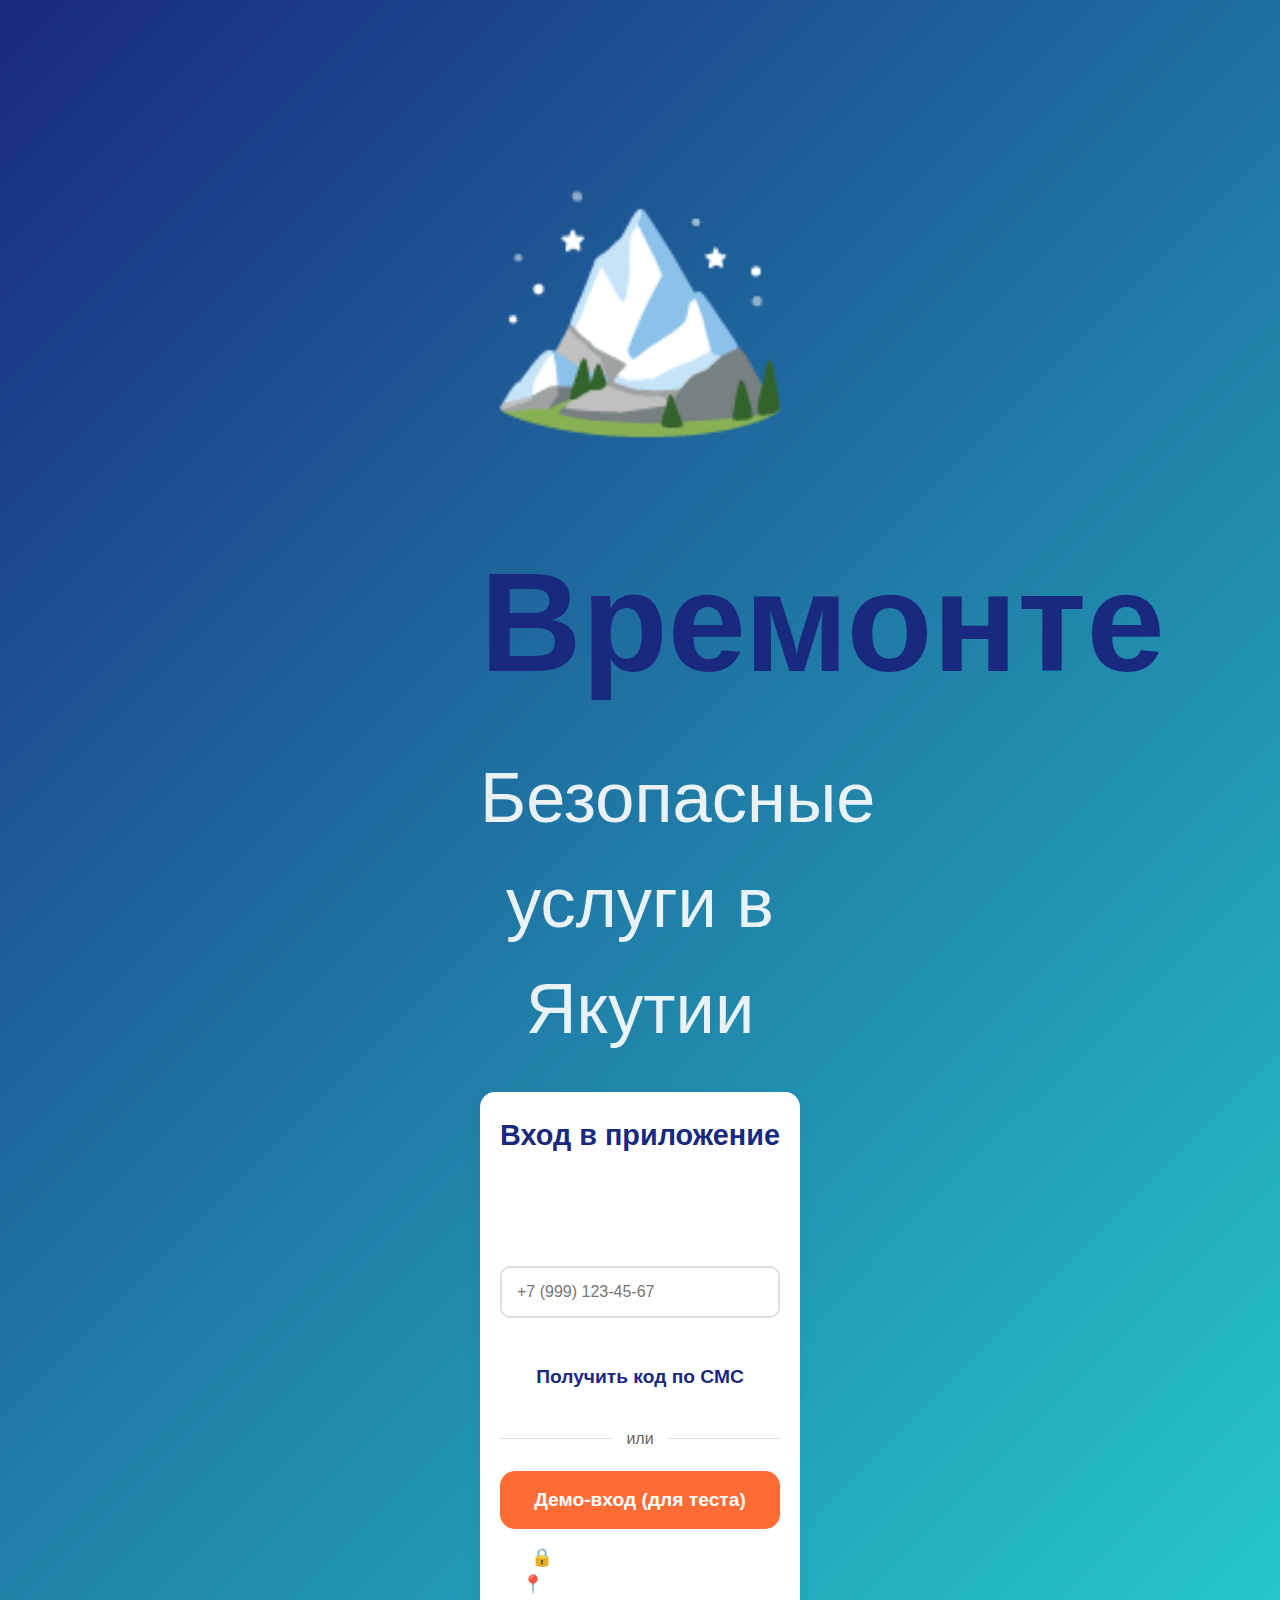
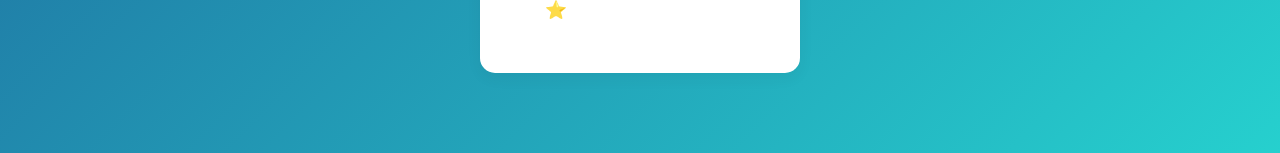
<file: index.html>
<!DOCTYPE html>
<html lang="ru">
<head>
    <meta charset="UTF-8">
    <meta name="viewport" content="width=device-width, initial-scale=1.0">
    <title>🚀 Времонте | Якутия</title>
    <meta name="theme-color" content="#1a2980">
    
    <!-- Telegram Web App -->
    <script src="https://telegram.org/js/telegram-web-app.js"></script>
    
    <!-- Styles -->
    <link rel="stylesheet" href="css/style.css">
    <style>
        /* БАЗОВЫЕ СТИЛИ ДЛЯ TELEGRAM */
        * { margin: 0; padding: 0; box-sizing: border-box; }
        body {
            font-family: -apple-system, BlinkMacSystemFont, 'Segoe UI', Roboto, sans-serif;
            background: linear-gradient(135deg, #1a2980 0%, #26d0ce 100%);
            color: white;
            min-height: 100vh;
            padding: 20px;
            display: flex;
            justify-content: center;
            align-items: center;
        }
        .container {
            max-width: 400px;
            width: 100%;
            text-align: center;
            padding: 20px;
        }
        .logo {
            font-size: 4em;
            margin-bottom: 20px;
            animation: pulse 2s infinite;
        }
        @keyframes pulse {
            0% { transform: scale(1); }
            50% { transform: scale(1.1); }
            100% { transform: scale(1); }
        }
        h1 {
            font-size: 2.2em;
            margin-bottom: 10px;
        }
        p {
            font-size: 1.1em;
            margin-bottom: 30px;
            opacity: 0.9;
            line-height: 1.5;
        }
        .btn {
            display: block;
            width: 100%;
            padding: 18px;
            margin: 15px 0;
            border: none;
            border-radius: 15px;
            font-size: 1.2em;
            font-weight: 600;
            cursor: pointer;
            transition: all 0.3s;
        }
        .btn-primary {
            background: white;
            color: #1a2980;
        }
        .btn-secondary {
            background: #ff6b35;
            color: white;
        }
        .btn:hover {
            transform: translateY(-3px);
            box-shadow: 0 10px 20px rgba(0,0,0,0.2);
        }
        .btn:active {
            transform: translateY(-1px);
        }
        .features {
            margin-top: 40px;
            font-size: 0.9em;
            opacity: 0.8;
        }
        .features p {
            margin: 8px 0;
            font-size: 1em;
        }
        /* Telegram-specific */
        .tg-visible { display: block; }
        .tg-hidden { display: none; }
    </style>
</head>
<body>
    <div id="app" class="container">
        <!-- По умолчанию показываем загрузку -->
        <div class="logo">🏔️</div>
        <h1>ВРЕМОНТЕ</h1>
        <p>Загрузка безопасного сервиса...</p>
    </div>

    <!-- Основной JavaScript -->
    <script src="js/app.js"></script>
    
    <!-- Инициализация Telegram Web App -->
    <script>
        // Функция для показа интерфейса
        function showAppInterface() {
            document.getElementById('app').innerHTML = `
                <div class="logo">🏔️</div>
                <h1>ВРЕМОНТЕ</h1>
                <p>Безопасный сервис услуг для Якутии</p>
                
                <button class="btn btn-primary" onclick="startTelegramApp()">
                    <span style="font-size: 1.4em">📱</span><br>
                    НАЧАТЬ РАБОТУ
                </button>
                
                <button class="btn btn-secondary" onclick="startDemo()">
                    <span style="font-size: 1.4em">🎮</span><br>
                    ДЕМО-РЕЖИМ
                    <small>(тестирование)</small>
                </button>
                
                <div class="features">
                    <p>✅ Все мастера проверены (паспорт)</p>
                    <p>📍 Только ваш район (10 км радиус)</p>
                    <p>📞 Контакт после выбора (безопасно)</p>
                    <p>⭐ Бесплатно для клиентов и мастеров</p>
                </div>
            `;
        }
        
        // Проверяем Telegram Web App
        function initTelegramApp() {
            if (window.Telegram && window.Telegram.WebApp) {
                const tg = window.Telegram.WebApp;
                
                // Настраиваем Telegram Web App
                tg.expand(); // Раскрываем на весь экран
                tg.enableClosingConfirmation(); // Подтверждение закрытия
                tg.setHeaderColor('#1a2980'); // Цвет шапки
                tg.setBackgroundColor('#1a2980'); // Цвет фона
                
                // Показываем интерфейс
                showAppInterface();
                
                // Если есть данные пользователя
                if (tg.initDataUnsafe.user) {
                    const user = tg.initDataUnsafe.user;
                    console.log('👤 Telegram user:', user);
                    
                    // Можно сразу авторизовать пользователя
                    localStorage.setItem('telegram_user', JSON.stringify({
                        id: user.id,
                        firstName: user.first_name,
                        lastName: user.last_name,
                        username: user.username,
                        isTelegram: true
                    }));
                }
                
                return true;
            }
            return false;
        }
        
        // Запуск в Telegram
        function startTelegramApp() {
            if (window.Telegram && window.Telegram.WebApp) {
                const tg = window.Telegram.WebApp;
                
                // Проверяем авторизацию
                if (tg.initDataUnsafe.user) {
                    alert('✅ Вы авторизованы в Telegram!\n\nИмя: ' + 
                          tg.initDataUnsafe.user.first_name + '\n' +
                          'Переходим в приложение...');
                    
                    // Здесь будет переход в основное приложение
                    window.location.href = 'main.html?telegram=true';
                } else {
                    alert('📱 Для полного доступа:\n\n1. Нажмите кнопку START в боте\n2. Разрешите доступ к данным\n3. Вернитесь в приложение');
                }
            } else {
                alert('Откройте это приложение через Telegram бота @rem_ykt_bot');
            }
        }
        
        // Демо-режим
        function startDemo() {
            localStorage.setItem('vremonte_demo', 'true');
            localStorage.setItem('vremonte_user', JSON.stringify({
                id: 'demo_001',
                firstName: 'Демо',
                lastName: 'Пользователь',
                username: 'demo_user',
                isDemo: true
            }));
            
            alert('🎮 ДЕМО-РЕЖИМ АКТИВИРОВАН!\n\nТеперь вы можете тестировать все функции приложения.');
            window.location.reload();
        }
        
        // Инициализация при загрузке
        document.addEventListener('DOMContentLoaded', function() {
            console.log('🚀 Приложение загружено');
            
            // Проверяем демо-режим
            const isDemo = localStorage.getItem('vremonte_demo') === 'true';
            if (isDemo) {
                startDemo();
                return;
            }
            
            // Пробуем инициализировать Telegram
            const isTelegram = initTelegramApp();
            
            // Если не Telegram, показываем обычный интерфейс
            if (!isTelegram) {
                setTimeout(showAppInterface, 1000);
            }
        });
    </script>
</body>
</html>
</file>
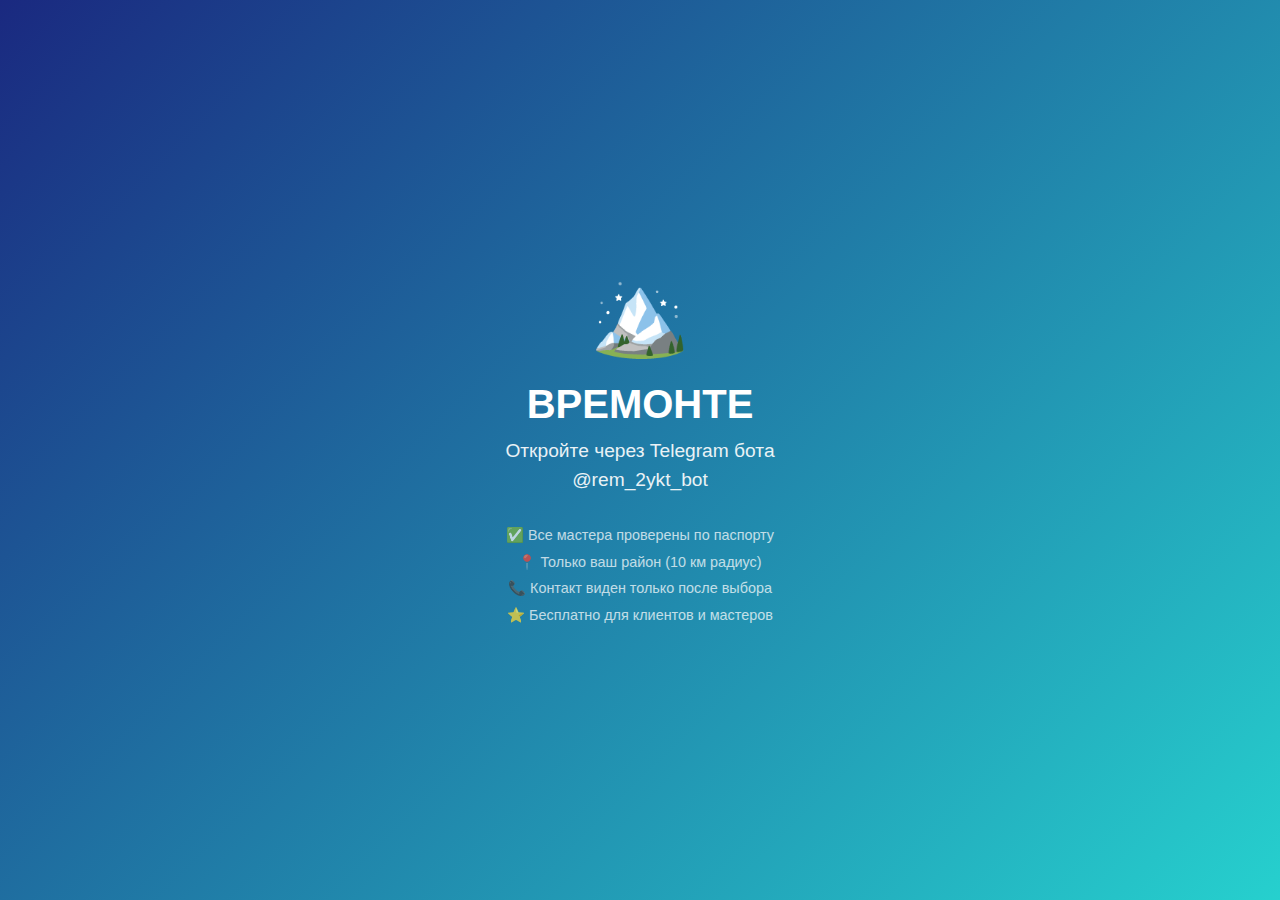
<file: telegram.html>
<!DOCTYPE html>
<html>
<head>
    <meta charset="UTF-8">
    <meta name="viewport" content="width=device-width, initial-scale=1.0">
    <title>Времонте | Telegram App</title>
    <script src="https://telegram.org/js/telegram-web-app.js"></script>
    <style>
        * {
            margin: 0;
            padding: 0;
            box-sizing: border-box;
        }
        
        body {
            font-family: -apple-system, BlinkMacSystemFont, 'Segoe UI', Roboto, sans-serif;
            background: linear-gradient(135deg, #1a2980 0%, #26d0ce 100%);
            color: white;
            min-height: 100vh;
            padding: 20px;
            display: flex;
            flex-direction: column;
            justify-content: center;
            align-items: center;
            text-align: center;
        }
        
        .logo {
            font-size: 5em;
            margin-bottom: 20px;
            animation: pulse 2s infinite;
        }
        
        @keyframes pulse {
            0% { transform: scale(1); }
            50% { transform: scale(1.1); }
            100% { transform: scale(1); }
        }
        
        h1 {
            font-size: 2.5em;
            margin-bottom: 10px;
        }
        
        p {
            font-size: 1.2em;
            margin-bottom: 30px;
            opacity: 0.9;
            max-width: 300px;
            line-height: 1.5;
        }
        
        .btn {
            width: 100%;
            max-width: 300px;
            padding: 20px;
            margin: 15px 0;
            background: white;
            color: #1a2980;
            border: none;
            border-radius: 15px;
            font-size: 1.2em;
            font-weight: 600;
            cursor: pointer;
            transition: transform 0.3s;
        }
        
        .btn:hover {
            transform: translateY(-3px);
            box-shadow: 0 10px 20px rgba(0,0,0,0.2);
        }
        
        .user-info {
            background: rgba(255,255,255,0.1);
            padding: 15px;
            border-radius: 10px;
            margin: 20px 0;
            width: 100%;
            max-width: 300px;
        }
        
        .features {
            margin-top: 30px;
            font-size: 0.9em;
            opacity: 0.8;
        }
        
        .features p {
            margin: 5px 0;
            font-size: 1em;
        }
        
        .hidden {
            display: none;
        }
    </style>
</head>
<body>
    <div id="app">
        <div class="logo">🏔️</div>
        <h1>ВРЕМОНТЕ</h1>
        <p id="message">Загрузка приложения...</p>
        
        <div id="userInfo" class="user-info hidden">
            <!-- Информация о пользователе -->
        </div>
        
        <button id="startBtn" class="btn hidden">
            🚀 НАЧАТЬ РАБОТУ
        </button>
        
        <div class="features">
            <p>✅ Все мастера проверены по паспорту</p>
            <p>📍 Только ваш район (10 км радиус)</p>
            <p>📞 Контакт виден только после выбора</p>
            <p>⭐ Бесплатно для клиентов и мастеров</p>
        </div>
    </div>

    <script>
        // Telegram Web App
        let tg = null;
        let user = null;
        
        // Инициализация Telegram
        function initTelegram() {
            console.log('🔧 Инициализация Telegram Web App...');
            
            if (window.Telegram && window.Telegram.WebApp) {
                tg = window.Telegram.WebApp;
                
                // Настройка Telegram Web App
                tg.expand(); // На весь экран
                tg.enableClosingConfirmation(); // Подтверждение закрытия
                tg.setHeaderColor('#1a2980'); // Цвет шапки
                tg.setBackgroundColor('#1a2980'); // Цвет фона
                tg.ready(); // Готово
                
                console.log('✅ Telegram Web App инициализирован');
                
                // Получаем данные пользователя
                user = tg.initDataUnsafe.user;
                
                if (user) {
                    console.log('👤 Пользователь Telegram:', user);
                    showUserInfo(user);
                    return true;
                } else {
                    console.log('⚠️ Пользователь не авторизован в Telegram');
                    showMessage('Для доступа нажмите START в боте');
                    return false;
                }
            }
            
            console.log('❌ Telegram Web App не найден');
            showMessage('Откройте через Telegram бота @rem_2ykt_bot');
            return false;
        }
        
        // Показываем информацию о пользователе
        function showUserInfo(userData) {
            const userInfo = document.getElementById('userInfo');
            const startBtn = document.getElementById('startBtn');
            const message = document.getElementById('message');
            
            // Заполняем информацию
            userInfo.innerHTML = `
                <strong>👤 ${userData.first_name || ''} ${userData.last_name || ''}</strong><br>
                <small>@${userData.username || 'без username'}</small>
            `;
            
            // Показываем элементы
            userInfo.classList.remove('hidden');
            startBtn.classList.remove('hidden');
            
            // Обновляем сообщение
            message.textContent = `Добро пожаловать, ${userData.first_name || 'пользователь'}!`;
            
            // Сохраняем пользователя
            localStorage.setItem('vremonte_user', JSON.stringify({
                id: userData.id,
                firstName: userData.first_name,
                lastName: userData.last_name,
                username: userData.username,
                isTelegram: true,
                timestamp: new Date().toISOString()
            }));
        }
        
        // Показываем сообщение
        function showMessage(text) {
            document.getElementById('message').textContent = text;
        }
        
        // Начать работу
        function startApp() {
            if (user) {
                alert(`🎉 Отлично, ${user.first_name || 'друг'}!\n\nПриложение "Времонте" готово к работе.\n\nТеперь вы можете:\n\n🎯 СОЗДАВАТЬ ЗАКАЗЫ — находить проверенных мастеров\n👷 СТАТЬ МАСТЕРОМ — брать заказы в радиусе 10 км\n📍 РАБОТАТЬ БЕЗОПАСНО — все пользователи проверены\n⭐ БЕСПЛАТНО — никаких комиссий\n\nЖелаем успешной работы!`);
                
                // Переходим в основное приложение
                window.location.href = 'index.html?telegram=true&user=' + user.id;
            } else {
                alert('⚠️ Для полного доступа:\n\n1. Откройте @rem_2ykt_bot в Telegram\n2. Нажмите START\n3. Разрешите доступ к данным\n4. Вернитесь в приложение');
            }
        }
        
        // Инициализация при загрузке
        document.addEventListener('DOMContentLoaded', function() {
            console.log('🚀 Приложение загружено');
            
            // Инициализируем Telegram
            const isTelegram = initTelegram();
            
            // Назначаем обработчик кнопки
            document.getElementById('startBtn').onclick = startApp;
            
            // Если не Telegram, через 3 секунды показываем инструкцию
            if (!isTelegram) {
                setTimeout(function() {
                    showMessage('📱 Откройте через Telegram:\n\n1. Найдите @rem_2ykt_bot\n2. Нажмите START\n3. Откроется это приложение');
                    
                    // Создаём ссылку на бота
                    const botLink = document.createElement('a');
                    botLink.href = 'https://t.me/rem_2ykt_bot';
                    botLink.textContent = 'Открыть @rem_2ykt_bot в Telegram';
                    botLink.style.color = 'white';
                    botLink.style.textDecoration = 'underline';
                    botLink.style.marginTop = '20px';
                    botLink.style.display = 'block';
                    botLink.target = '_blank';
                    
                    document.getElementById('app').appendChild(botLink);
                }, 3000);
            }
        });
        
        // Делаем функции глобальными
        window.startApp = startApp;
        window.initTelegram = initTelegram;
    </script>
</body>
</html>
</file>
<file: css/style.css>
/* ВРЕМОНТЕ | Основные стили */

:root {
  --primary: #1a2980;
  --secondary: #26d0ce;
  --accent: #ff6b35;
  --white: #ffffff;
  --snow: #f0f8ff;
  --text: #333333;
}

/* Сброс */
* {
  margin: 0;
  padding: 0;
  box-sizing: border-box;
  -webkit-tap-highlight-color: transparent;
}

body {
  font-family: -apple-system, BlinkMacSystemFont, 'Segoe UI', Roboto, Oxygen, Ubuntu, sans-serif;
  background: var(--snow);
  color: var(--text);
  min-height: 100vh;
  line-height: 1.6;
}

/* Контейнер */
.container {
  max-width: 400px;
  margin: 0 auto;
  padding: 20px;
}

/* Заголовки */
h1, h2, h3 {
  color: var(--primary);
  margin-bottom: 15px;
  font-weight: 700;
}

h1 {
  font-size: 2.2em;
}

h2 {
  font-size: 1.8em;
}

/* Параграфы */
p {
  margin-bottom: 15px;
  font-size: 1.1em;
}

/* Кнопки */
.btn {
  display: block;
  width: 100%;
  padding: 18px 25px;
  margin: 15px 0;
  border: none;
  border-radius: 12px;
  font-size: 1.2em;
  font-weight: 600;
  text-align: center;
  cursor: pointer;
  transition: all 0.3s ease;
  text-decoration: none;
}

.btn-primary {
  background: linear-gradient(90deg, var(--primary), var(--secondary));
  color: white;
}

.btn-secondary {
  background: var(--accent);
  color: white;
}

.btn-outline {
  background: transparent;
  border: 2px solid var(--primary);
  color: var(--primary);
}

.btn:hover {
  transform: translateY(-2px);
  box-shadow: 0 5px 15px rgba(0,0,0,0.1);
}

.btn:active {
  transform: translateY(0);
}

/* Карточки */
.card {
  background: white;
  border-radius: 15px;
  padding: 20px;
  margin: 20px 0;
  box-shadow: 0 5px 15px rgba(0,0,0,0.05);
}

/* Формы */
.input-group {
  margin: 20px 0;
}

input, textarea, select {
  width: 100%;
  padding: 15px;
  border: 2px solid #e0e0e0;
  border-radius: 10px;
  font-size: 16px;
  margin: 10px 0;
  transition: border 0.3s;
}

input:focus, textarea:focus, select:focus {
  border-color: var(--secondary);
  outline: none;
}

/* Логотип */
.logo {
  text-align: center;
  margin: 30px 0;
}

.logo-icon {
  font-size: 4em;
  display: block;
  margin-bottom: 10px;
}

/* Разделитель */
.divider {
  text-align: center;
  margin: 20px 0;
  color: #666;
  position: relative;
}

.divider::before, .divider::after {
  content: "";
  position: absolute;
  top: 50%;
  width: 40%;
  height: 1px;
  background: #e0e0e0;
}

.divider::before {
  left: 0;
}

.divider::after {
  right: 0;
}

/* Статусы */
.status {
  padding: 8px 15px;
  border-radius: 20px;
  font-size: 0.9em;
  font-weight: 600;
  display: inline-block;
}

.status-new {
  background: #e3f2fd;
  color: #1565c0;
}

.status-inwork {
  background: #fff3e0;
  color: #ef6c00;
}

.status-completed {
  background: #e8f5e9;
  color: #2e7d32;
}

/* Адаптивность */
@media (max-width: 414px) {
  .container {
    padding: 15px;
  }
  
  h1 {
    font-size: 1.8em;
  }
  
  h2 {
    font-size: 1.5em;
  }
  
  .btn {
    padding: 16px 20px;
    font-size: 1.1em;
  }
}

/* Анимации */
@keyframes fadeIn {
  from { opacity: 0; transform: translateY(20px); }
  to { opacity: 1; transform: translateY(0); }
}

.fade-in {
  animation: fadeIn 0.5s ease forwards;
}

/* Для PWA */
@media (display-mode: standalone) {
  body {
    padding-top: env(safe-area-inset-top);
    padding-bottom: env(safe-area-inset-bottom);
  }
}
</file>
